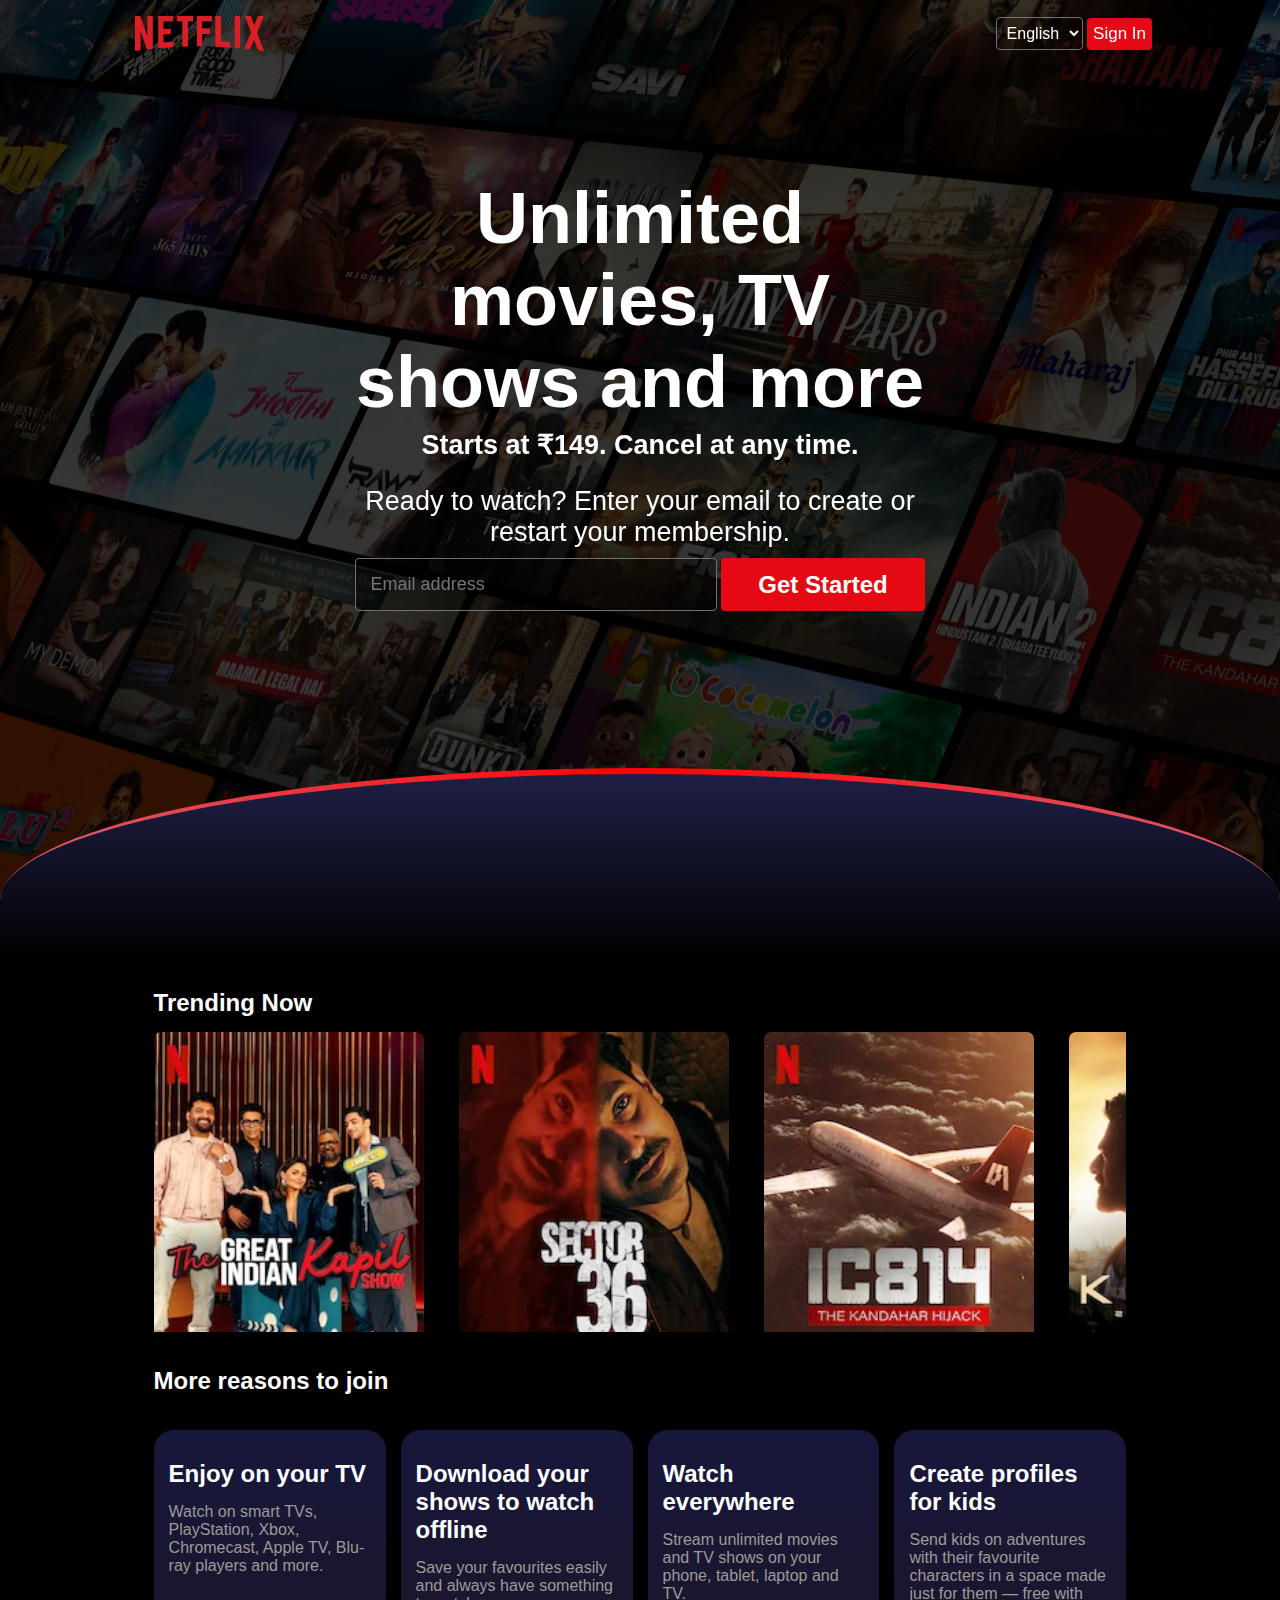
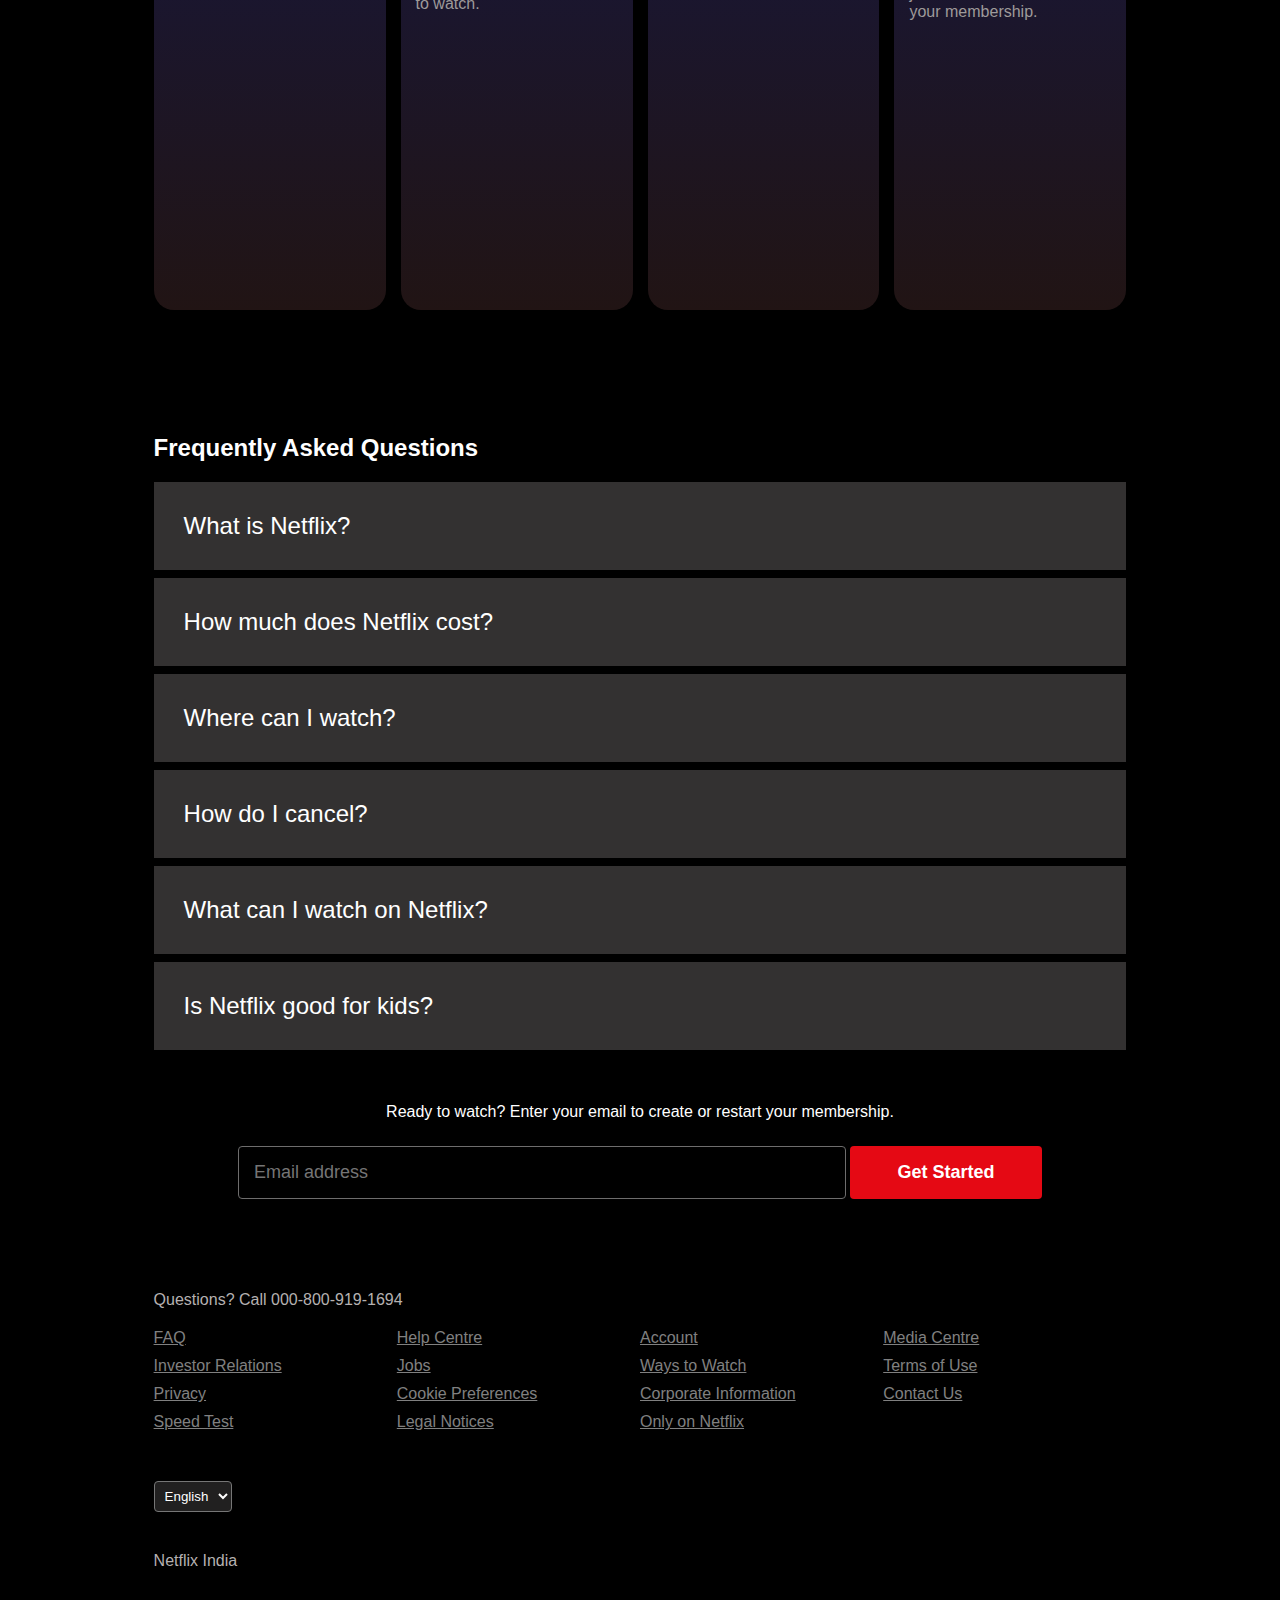
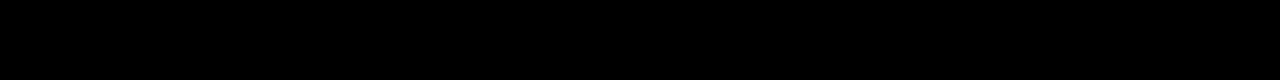
<file: index.html>
<!DOCTYPE html>
<html lang="en">
  <head>
    <meta charset="UTF-8" />
    <meta name="viewport" content="width=device-width, initial-scale=1.0" />
    <title>Clone_Netflix</title>
  </head><link rel="stylesheet" href="style.css">
  <link rel="icon" type="image/x-icon" href="./assets/netflix_fevicon.png">
  <body>
    <!------- HEADER ------->
    <header>
      <div class="Main">
        <!-- NAVBAR -->
        <nav>
           <img class="logo_name" src="./assets/netflix-logo.png" alt="">
            <div class="right">
              <select name="lang" id="lang">
               <option value="" selected disabled hidden>English</option>
               <option value="eng">English</option>
               <option value="hindi">Hindi</option>
              </select>
              <button>Sign In</button>
            </div>
        </nav>

      <!-- INTRO -->
      <div class="intro_main">
        <div class="intro">
          <h1>Unlimited movies, TV shows and more</h1>
          <h3>Starts at ₹149. Cancel at any time.</h3>
          <p>
            Ready to watch? Enter your email to create or restart your
            membership.
          </p>
          <form action="" class="emal_signUP">
            <input type="email" placeholder="Email address" required />
            <button type="submit">Get Started</button>
          </form>
        </div>
      </div>

      <div class="curve">
         <div class="blank">
          <!-- curve_line -->
         </div>
      </div>
    </header>

    <!------- MAIN ------->
    <main>
      <div class="trending">
        <h2>Trending Now</h2>
        <div class="card_scroll">
          <div class="S_card"><img src="./assets/im1.webp" alt=""></div>
          <div class="S_card"><img src="./assets/im2.webp" alt=""></div>
          <div class="S_card"><img src="./assets/im3.webp" alt=""></div>
          <div class="S_card"><img src="./assets/im4.webp" alt=""></div>
          <div class="S_card"><img src="./assets/im5.webp" alt=""></div>
          <div class="S_card"><img src="./assets/im6.webp" alt=""></div>
          <div class="S_card"><img src="./assets/im7.webp" alt=""></div>
          <div class="S_card"><img src="./assets/im8.webp" alt=""></div>
          <div class="S_card"><img src="./assets/im9.webp" alt=""></div>
          <div class="S_card"><img src="./assets/im1.webp" alt=""></div>
        </div>
      </div>
      
      <div class="join">
        <h2>More reasons to join</h2>
        <div class="card_container">
          <div class="card">
            <h2>Enjoy on your TV</h2>
            <p>Watch on smart TVs, PlayStation, Xbox, Chromecast, Apple TV, Blu-ray players and more.
            </p>
          </div>
          <div class="card">
            <h2>Download your shows to watch offline</h2>
            <p>Save your favourites easily and always have something to watch.</p>
          </div>
          <div class="card">
            <h2>Watch everywhere</h2>
            <p>Stream unlimited movies and TV shows on your phone, tablet, laptop and TV.</p>
          </div>
          <div class="card">
            <h2>Create profiles for kids</h2>
            <p>Send kids on adventures with their favourite characters in a space made just for them — free with your membership.</p>
          </div>
        </div>
      
      </div>
    </main>

    <!------- FOOTER ------->
    <footer>
      <div class="footer_top">
        <div class="FaQ">
          <h2>Frequently Asked Questions</h2>
          <p class="ques">
            What is Netflix?
          </p>
          <p class="ques">
            How much does Netflix cost?
          </p>
          <p class="ques">
              Where can I watch?
          </p>
          <p class="ques">
            How do I cancel?
          </p>
          <p class="ques">
            What can I watch on Netflix?
          </p>
          <p class="ques">
            Is Netflix good for kids?
          </p>
        </div>
      </div>

      <h3>Ready to watch? Enter your email to create or restart your membership.
      </h3>

      <form action="">
        <input type="email" placeholder="Email address" required>
        <button type="submit">Get Started</button>
      </form>

      <div class="footer_bottom">
        <p>Questions? Call 000-800-919-1694</p>
        <div class="container">
          <ul>
            <li>
              <a href="">FAQ</a>
            </li>
            <li>
              <a href="">Help Centre</a>
            </li>
            <li>
              <a href="">Account</a>
            </li>
            <li>
              <a href="">Media Centre</a>
            </li>
            <li>
              <a href="">Investor Relations</a>
            </li>
            <li>
              <a href="">Jobs</a>   
            </li>
            <li>
              <a href="">Ways to Watch</a>
            </li>
            <li>
              <a href="">Terms of Use</a>  
            </li>
            <li>
              <a href="">Privacy</a>
            </li>
            <li>
              <a href="">Cookie Preferences</a>
            </li>
            <li><a href="">Corporate Information</a></li>
            <li>
              <a href="">Contact Us</a>
            </li>
            <li>
              <a href="">Speed Test</a>
            </li>
            <li>
              <a href="">Legal Notices</a>
            </li>
            <li>
              <a href="">Only on Netflix</a>
            </li>
          </ul>
        </div>
        <p>
          <select name="lang" id="lang">
            <option value="eng">English</option>
            <option value="hindi">Hindi</option>
          </select>
        </p>
        <p>Netflix India</p>
      </div>
      </div>
    </footer>
  
  </body>
</html>
</file>
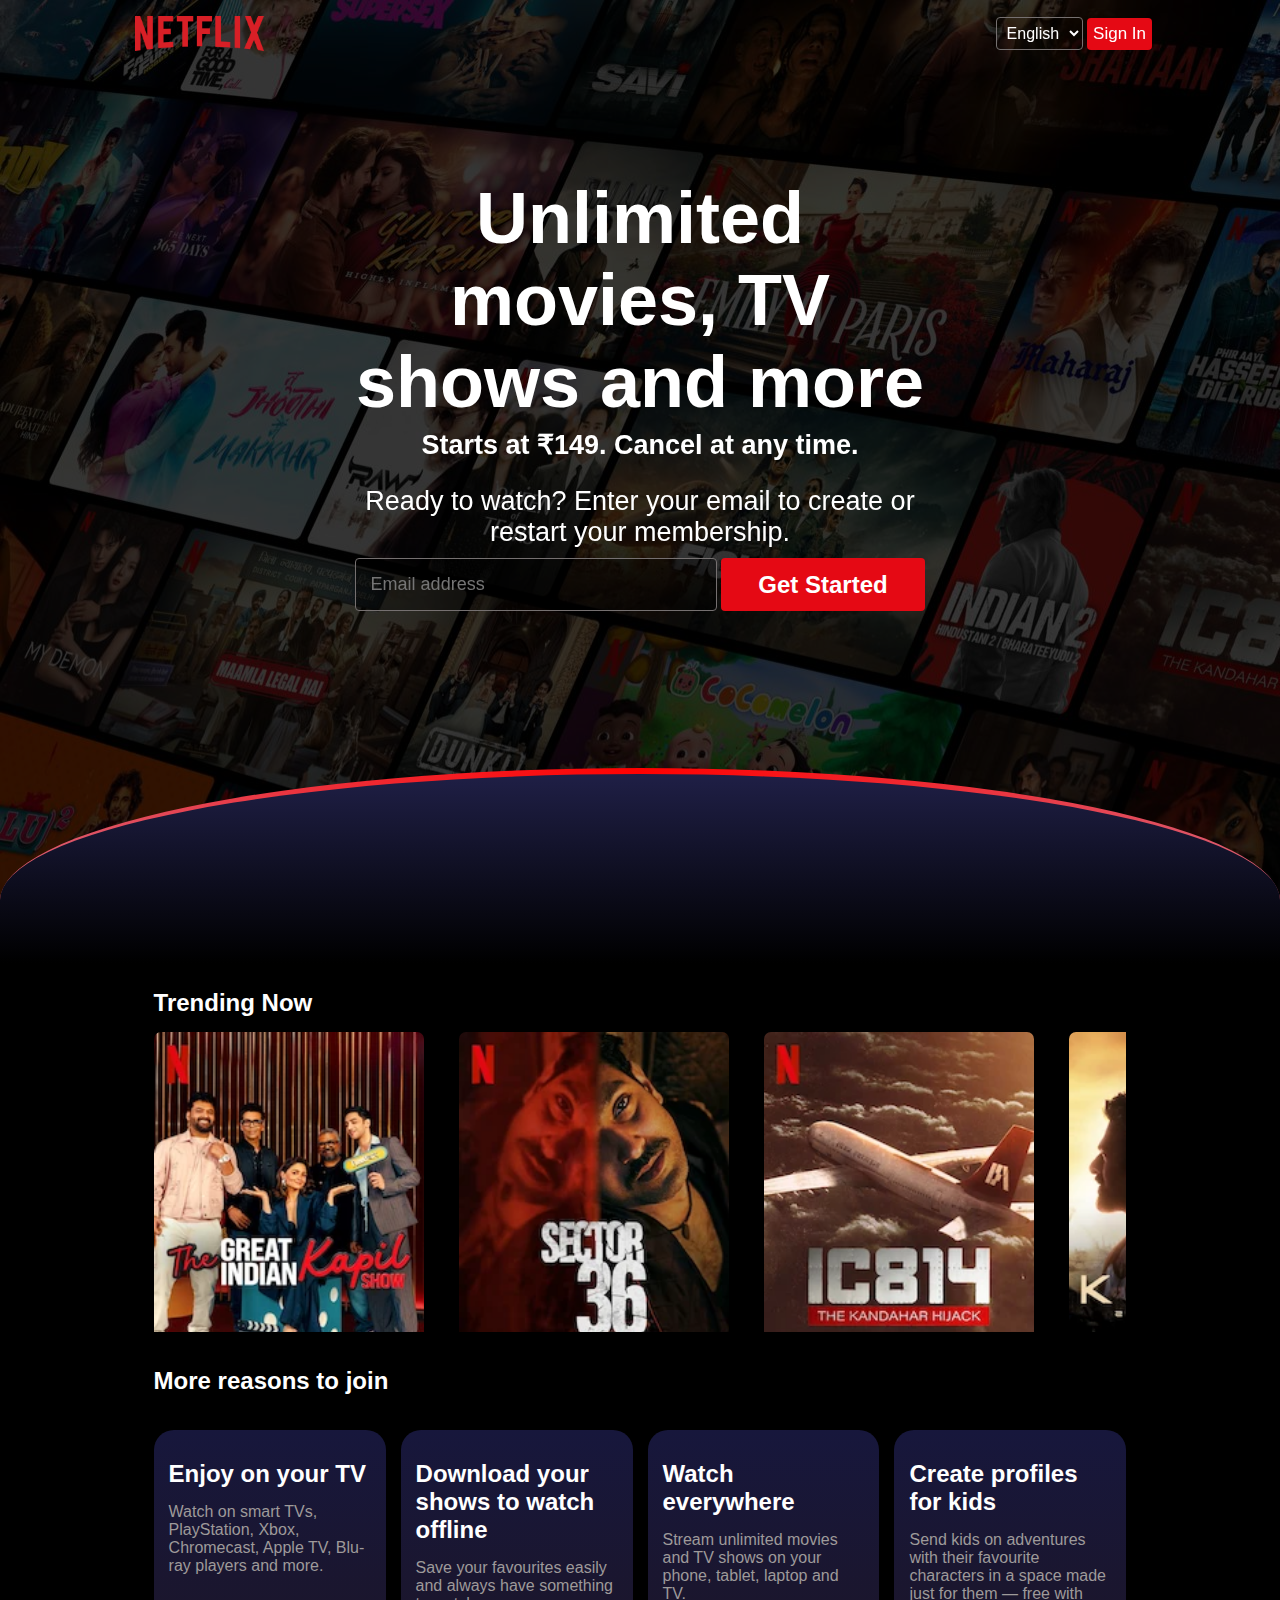
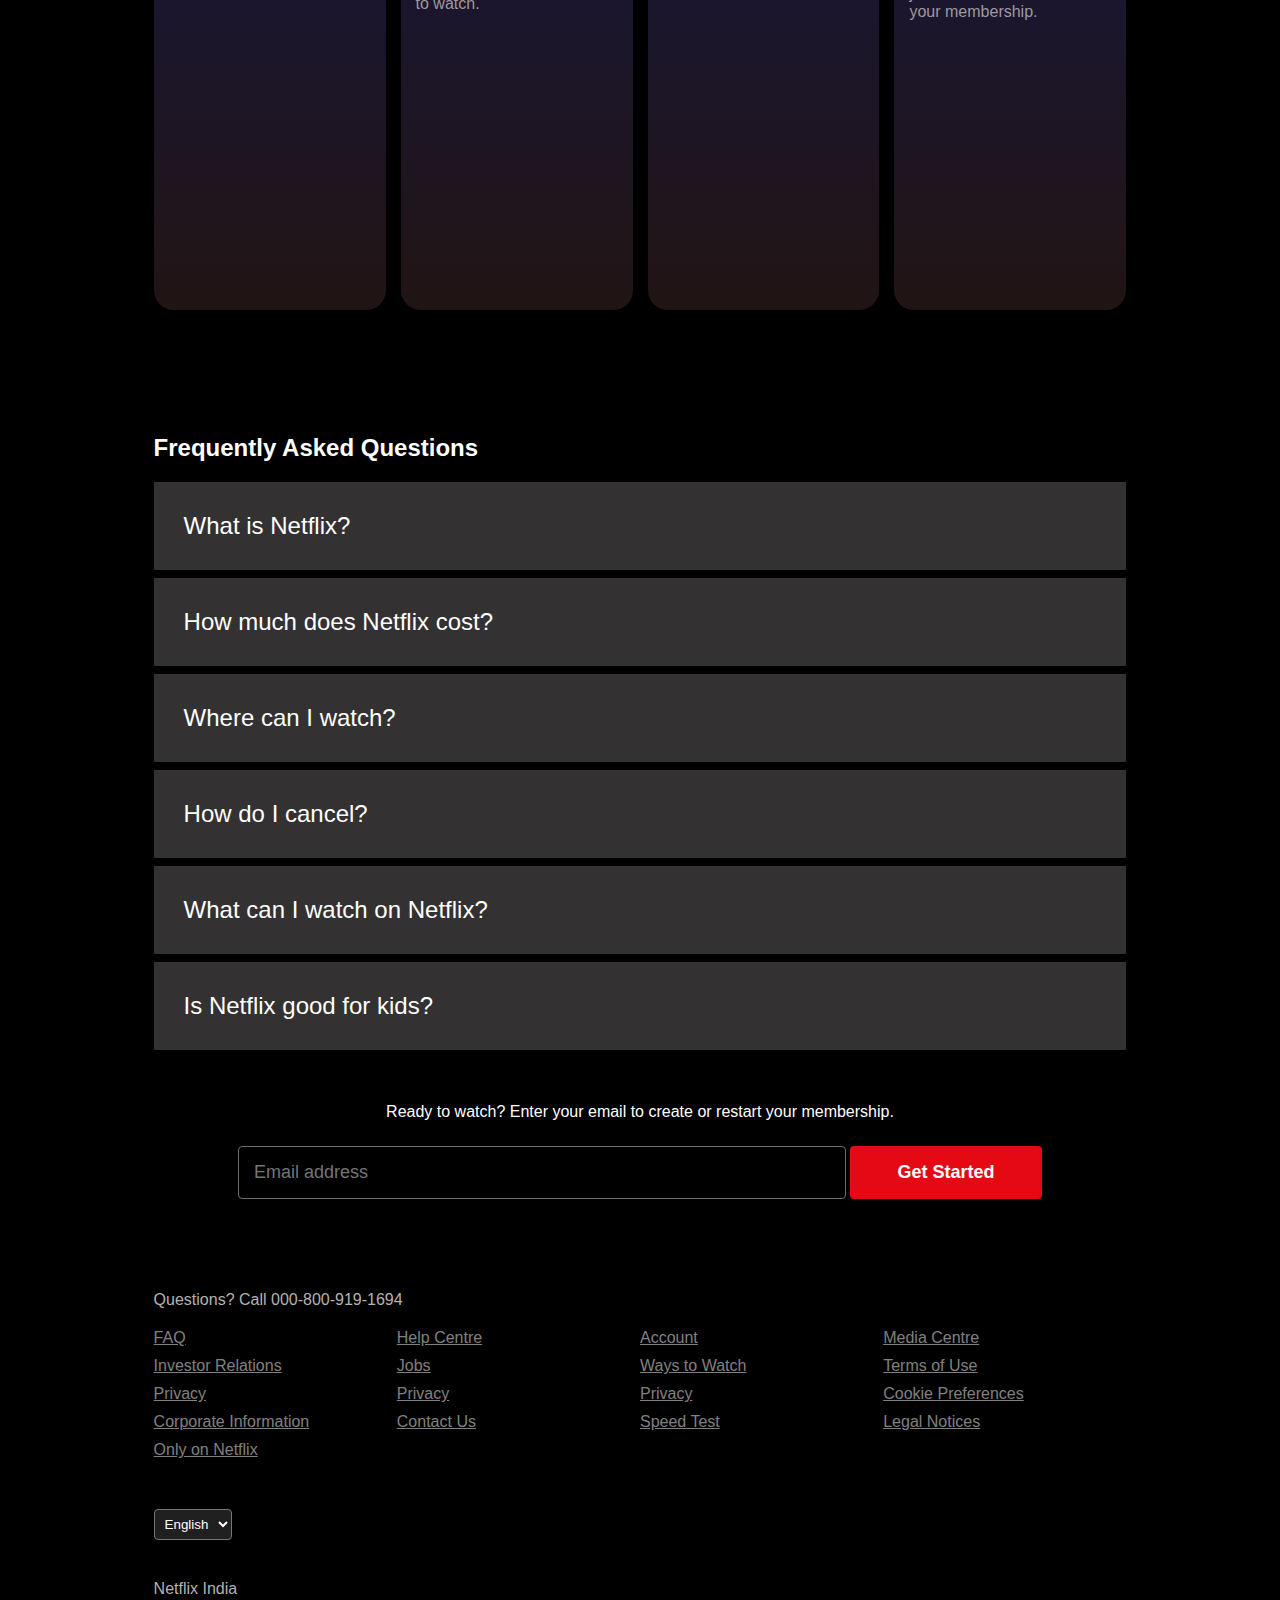
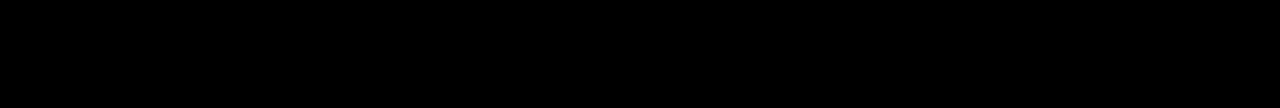
<file: Index.html>
<!DOCTYPE html>
<html lang="en">
  <head>
    <meta charset="UTF-8" />
    <meta name="viewport" content="width=device-width, initial-scale=1.0" />
    <title>Clone_Netflix</title>
  </head><link rel="stylesheet" href="style.css">
  <link rel="icon" type="image/x-icon" href="./assets/netflix_fevicon.png">
  <body>
    <!------- HEADER ------->
    <header>
      <div class="Main">
        <!-- NAVBAR -->
        <nav>
           <img class="logo_name" src="./assets/netflix-logo.png" alt="">
            <div class="right">
              <select name="lang" id="lang">
               <option value="" selected disabled hidden>English</option>
               <option value="eng">English</option>
               <option value="hindi">Hindi</option>
              </select>
              <button>Sign In</button>
            </div>
        </nav>

      <!-- INTRO -->
      <div class="intro_main">
        <div class="intro">
          <h1>Unlimited movies, TV shows and more</h1>
          <h3>Starts at ₹149. Cancel at any time.</h3>
          <p>
            Ready to watch? Enter your email to create or restart your
            membership.
          </p>
          <form action="" class="emal_signUP">
            <input type="email" placeholder="Email address" required />
            <button type="submit">Get Started</button>
          </form>
        </div>
      </div>

      <div class="curve">
         <div class="blank">
          <!-- curve_line -->
         </div>
      </div>
    </header>

    <!------- MAIN ------->
    <main>
      <div class="trending">
        <h2>Trending Now</h2>
        <div class="card_scroll">
          <div class="S_card"><img src="./assets/im1.webp" alt=""></div>
          <div class="S_card"><img src="./assets/im2.webp" alt=""></div>
          <div class="S_card"><img src="./assets/im3.webp" alt=""></div>
          <div class="S_card"><img src="./assets/im4.webp" alt=""></div>
          <div class="S_card"><img src="./assets/im5.webp" alt=""></div>
          <div class="S_card"><img src="./assets/im6.webp" alt=""></div>
          <div class="S_card"><img src="./assets/im7.webp" alt=""></div>
          <div class="S_card"><img src="./assets/im8.webp" alt=""></div>
          <div class="S_card"><img src="./assets/im9.webp" alt=""></div>
          <div class="S_card"><img src="./assets/im1.webp" alt=""></div>
        </div>
      </div>
      
      <div class="join">
        <h2>More reasons to join</h2>
        <div class="card_container">
          <div class="card">
            <h2>Enjoy on your TV</h2>
            <p>Watch on smart TVs, PlayStation, Xbox, Chromecast, Apple TV, Blu-ray players and more.
            </p>
          </div>
          <div class="card">
            <h2>Download your shows to watch offline</h2>
            <p>Save your favourites easily and always have something to watch.</p>
          </div>
          <div class="card">
            <h2>Watch everywhere</h2>
            <p>Stream unlimited movies and TV shows on your phone, tablet, laptop and TV.</p>
          </div>
          <div class="card">
            <h2>Create profiles for kids</h2>
            <p>Send kids on adventures with their favourite characters in a space made just for them — free with your membership.</p>
          </div>
        </div>
      
      </div>
    </main>

    <!------- FOOTER ------->
    <footer>
      <div class="footer_top">
        <div class="FaQ">
          <h2>Frequently Asked Questions</h2>
          <p class="ques">
            What is Netflix?
          </p>
          <p class="ques">
            How much does Netflix cost?
          </p>
          <p class="ques">
              Where can I watch?
          </p>
          <p class="ques">
            How do I cancel?
          </p>
          <p class="ques">
            What can I watch on Netflix?
          </p>
          <p class="ques">
            Is Netflix good for kids?
          </p>
        </div>
      </div>

      <h3>Ready to watch? Enter your email to create or restart your membership.
      </h3>

      <form action="">
        <input type="email" placeholder="Email address" required>
        <button type="submit">Get Started</button>
      </form>

      <div class="footer_bottom">
        <p>Questions? Call 000-800-919-1694</p>
        <div class="container">
          <ul>
            <li>
              <a href="">FAQ</a>
            </li>
            <li>
              <a href="">Help Centre</a>
            </li>
            <li>
              <a href="">Account</a>
            </li>
            <li>
              <a href="">Media Centre</a>
            </li>
            <li>
              <a href="">Investor Relations</a>
            </li>
            <li>
              <a href="">Jobs</a>   
            </li>
            <li>
              <a href="">Ways to Watch</a>
            </li>
            <li>
              <a href="">Terms of Use</a>  
            </li>
            <li>
              <a href="">Privacy</a>
            </li>
            <li>
              <a href="">Privacy</a>
            </li>
            <li>
              <a href="">Privacy</a>
            </li>
            <li>
              <a href="">Cookie Preferences</a>
            </li>
            <li><a href="">Corporate Information</a></li>
            <li>
              <a href="">Contact Us</a>
            </li>
            <li>
              <a href="">Speed Test</a>
            </li>
            <li>
              <a href="">Legal Notices</a>
            </li>
            <li>
              <a href="">Only on Netflix</a>
            </li>
          </ul>
        </div>
        <p>
          <select name="lang" id="lang">
            <option value="eng">English</option>
            <option value="hindi">Hindi</option>
          </select>
        </p>
        <p>Netflix India</p>
      </div>
      </div>
    </footer>
  
  </body>
</html>
</file>
<file: style.css>
* {
  margin: 0;
  padding: 0;
}

header .Main {
  backdrop-filter: brightness(0.28);
  /* background-color: rgba(0, 0, 0, 0.671); */
  padding-bottom: 0;
}

body header {
  background-image: url(./assets/Netflix_img1.jpg);
  font-family: Arial, Helvetica, sans-serif;
}

/* HEADER */
header nav {
  padding: 1vh 10vw;
  margin: auto;
  display: flex;
  justify-content: space-between;
  align-items: center;
  justify-items: center;
}

header .logo_name {
  height: 35px;
  padding: 7px;
}

header nav .right select {
  padding: 6px;
  font-size: 16px;
  border-radius: 4px;
  border: 1px solid rgb(117, 112, 112);
  background-color: transparent;
  color: white;
}

header nav .right select option {
  background-color: white;
  color: black;
}

header nav .right button {
  background-color: rgb(229, 9, 20);
  padding: 6px;
  border-radius: 4px;
  color: white;
  font-size: 17px;
  border: none;
}

nav .right button:hover {
  background-color: rgb(182, 13, 22);
}

header .intro_main {
  padding: 10px;
  padding-top: 110px;
  padding-bottom: 120px;
}

header .intro {
  padding: 0 25%;
  padding-bottom: 33px;
  color: white;
  margin: 0 2vw;
}

header .intro h1 {
  padding-bottom: 6px;
  display: flex;
  flex-wrap: wrap;
  word-wrap: break-word;
  justify-content: center;
  text-align: center;
  font-size: 8vh;
  font-weight: 800;
  font-stretch: narrower;
}

header .intro h3 {
  padding-bottom: 25px;
  font-size: 3vh;
  display: flex;
  flex-wrap: wrap;
  font-weight: bold;
  word-wrap: break-word;
  justify-content: center;
  text-align: center;
}

header .intro p {
  padding-bottom: 6px;
  font-size: 3vh;
  display: flex;
  flex-wrap: wrap;
  word-wrap: break-word;
  justify-content: center;
  text-align: center;
}

header .intro .emal_signUP {
  padding: 2px;
  font-size: 2.5vh;
  display: flex;
  justify-items: center;
  justify-content: center;
}

header .intro .emal_signUP input {
  /* backdrop-filter: blur(6px); */
  background-color: rgba(0, 0, 0, 0.4);
  color: white;
  width: 500px;
  margin: 2px;
  border-radius: 4px;
  font-size: large;
  padding: 15px;
  border: 1px solid rgb(117, 112, 112);
}

.emal_signUP input {
  background-color: red;
}

header .intro .emal_signUP button {
  font-size: x-large;
  border: none;
  margin: 2px;
  width: 300px;
  padding: 10px;
  border-radius: 4px;
  font-weight: bolder;
  color: white;
  background-color: rgb(229, 9, 20);
}

.intro .emal_signUP button:hover {
  background-color: rgb(182, 13, 22);
}

.curve {
  height: 20vh;
  background-image: linear-gradient(to right, rgb(218, 96, 116), red, rgb(218, 96, 116));
  background-color: red;
  border-top-left-radius: 70% 100%;
  border-top-right-radius: 70% 100%;
  padding-top: 0.7vh;
}

.curve .blank {
  border-top-left-radius: 75% 100%;
  border-top-right-radius: 75% 100%;
  background-image: linear-gradient(rgb(31, 31, 70), black);
  height: 21vh;
}



/* MAIN */
main {
  background-color: black;
  color: white;
  padding: 0 12vw 5vw 12vw;
  font-family: Arial, Helvetica, sans-serif;
}

main .trending {
  padding: 20px 0;
}

main .card_scroll {
  display: flex;
  /* overflow-x: scroll; */
  overflow: hidden;
  gap: 35px;
  height:300px;
}

main .trending img {
  width: 30vh;
  border-radius: 7px;
}

.card_scroll .S_card img:hover {
  width: 31vh;
}

main h2 {
  padding: 15px 0;
}

main .card_container {
  padding: 20px 0;
  display: grid;
  grid-column-gap: 15px;
  grid-template-columns: repeat(4, 1fr);
}

main .card {
  /* background-image: linear-gradient(rgb(23, 23, 60),rgb(36, 18, 18)); */
  background-image: linear-gradient(rgb(23, 23, 60), rgb(33, 20, 20));
  border: none;
  height: 50vh;
  border-radius: 20px;
  padding: 15px;
}

main .card p {
  color: rgb(158, 154, 154);
}



/* FOOTER */
footer {
  font-family: Arial, Helvetica, sans-serif;
  color: white;
  padding: 0 12vw;
  background-color: black;
}

footer .footer_top {
  padding: 20px 0;
}

.footer_top h2 {
  padding: 20px 0;
}

.footer_top .ques {
  background-color: rgb(51, 49, 49);
  margin-bottom: 8px;
  padding: 30px;
  font-size: x-large;
}

.footer_top .ques:hover {
  background-color: rgb(63, 62, 62);
}

footer h3 {
  display: flex;
  flex-wrap: wrap;
  word-wrap: break-word;
  padding: 25px 0;
  font-size: medium;
  justify-content: center;
  font-weight: 200;
}

footer form {
  display: flex;
  justify-content: center;
}

footer form input {
  color: white;
  width: 45vw;
  margin: 0 2px;
  border-radius: 4px;
  font-size: large;
  padding: 15px;
  background-color: transparent;
  border: 1px solid rgb(110, 109, 109);
}

footer form button {
  margin: 0 2px;
  width: 15vw;
  background-color: rgb(229, 9, 20);
  border: none;
  border-radius: 4px;
  font-size: large;
  font-weight: bolder;
  color: white;
}

footer form button:hover {
  background-color: rgb(182, 13, 22);
}

footer .footer_bottom {
  font-size: medium;
  color: rgb(181, 177, 177);
  /* color: rgb(150, 148, 148); */
  font-weight: lighter;
  padding-bottom: 10vh;
  padding-top: 8vh;
}

footer .footer_bottom p {
  margin: 20px 0;
}

footer .footer_bottom select {
  margin: 20px 0;
  padding: 6px;
  color: white;
  border-radius: 4px;
  background-color: rgb(33, 32, 32);
}

.container a {
  /* text-decoration: none; */
  color: grey;
}

footer .footer_bottom ul {
  color: white;
  display: grid;
  grid-template-columns: repeat(4, 1fr);
}

footer .footer_bottom ul li {
  margin-bottom: 10px;
  list-style: none;
}


/* MEDIA QUERY */
@media screen and (max-width: 1257px) {

  header .intro {
    padding: 2% 12%;

  }

  header .intro h1 {
    font-size: 7vh;
  }

  main {
    padding: 0 8.5vw;
  }

  .trending img {
    width: 25vh;
  }

  .trending img:hover {
    width: 26vh;
  }

  main .card_container {
    display: grid;
    grid-column-gap: 10px;
    grid-row-gap: 10px;
    grid-template-columns: repeat(2, 1fr);
  }

  main .card {
    background-image: linear-gradient(to right, rgb(23, 23, 60), rgb(33, 20, 20));
    /* background-image: linear-gradient(to right,rgb(23, 23, 60),rgb(36, 18, 18)); */
    border: none;
    height: 30vh;
    border-radius: 20px;
    padding: 5px 25px;
  }

  footer {
    padding: 0 8.5vw;
  }
}

@media screen and (max-width:960px) {

  main .card_container {
    grid-template-columns: repeat(1, 1fr);
  }

  main .card_container .card {
    height: 30vh;
    padding: 0 15px;
  }

  main .card h2 {
    padding-bottom: 8px;
  }
}

@media screen and (max-width: 725px) {

  header nav {
    padding: 0 8vw;
  }

  header .intro h1 {
    font-size: 5vh;
  }

  header .intro h3 {
    font-size: 2.5vh;
  }

  header .intro p {
    font-size: 2.5vh;
  }

  header .intro .emal_signUP input {
    font-size: medium;
  }

  header .intro .emal_signUP button {
    font-size: medium;
  }

  main {
    padding: 0 6vw;
  }

  main .trending {
    padding: 18px 0;
  }

  main .card h2 {
    padding-bottom: 8px;
  }

  main .card {
    border-radius: 15px;
    padding: 5px 20px;
    font-size: 16px;
  }

  footer {
    padding: 0 6vw;
  }

  .footer_top h2 {
    font-size: large;
  }

  .footer_top .ques {
    font-size: large;
  }

  footer form input {
    width: 70%;
    padding: 10px;
  }

  footer form button {
    width: 30%;
    padding: 10px;
  }

  .footer_bottom {
    font-size: small;
  }

  footer .footer_bottom ul {
    grid-template-columns: repeat(2, 1fr);
  }
}

@media screen and (max-width: 593px) {
  header nav {
    padding: 0 2vw;
  }

  header .intro {
    padding: 0px 4%;
  }

  header .intro h1 {
    font-size: 3.5vh;
  }

  header .intro .emal_signUP {
    display: grid;
    justify-content: center;
    padding: 0 5px;

  }

  header .intro .emal_signUP input {
    width: 83vw;
    padding: 10px;
    margin-bottom: 15px;
  }

  header .intro .emal_signUP button {
    width: 200px;
    padding: 10px;
  }

  .curve {
    border-top-left-radius: 150% 100%;
    border-top-right-radius: 150% 100%;
  }

  .curve .blank {
    border-top-left-radius: 170% 100%;
    border-top-right-radius: 170% 100%;
  }

  main {
    padding: 0 5vw;
  }

  main .card p {
    font-weight: normal;
  }

  footer {
    padding: 0 5vw;
  }

  .footer_top .ques {
    padding: 25px;
  }

  footer form {
    display: block;
    justify-content: flex-start;
  }

  footer form input {
    margin-bottom: 15px;
    font-size: 2vh;
    padding: 12px;
    width: 83vw;
  }

  footer form button {
    width: fit-content;
    font-style: 2vh;
    padding: 12px;
  }

  footer .footer_bottom ul {
    grid-template-columns: repeat(1, 1fr);
  }
}
</file>
